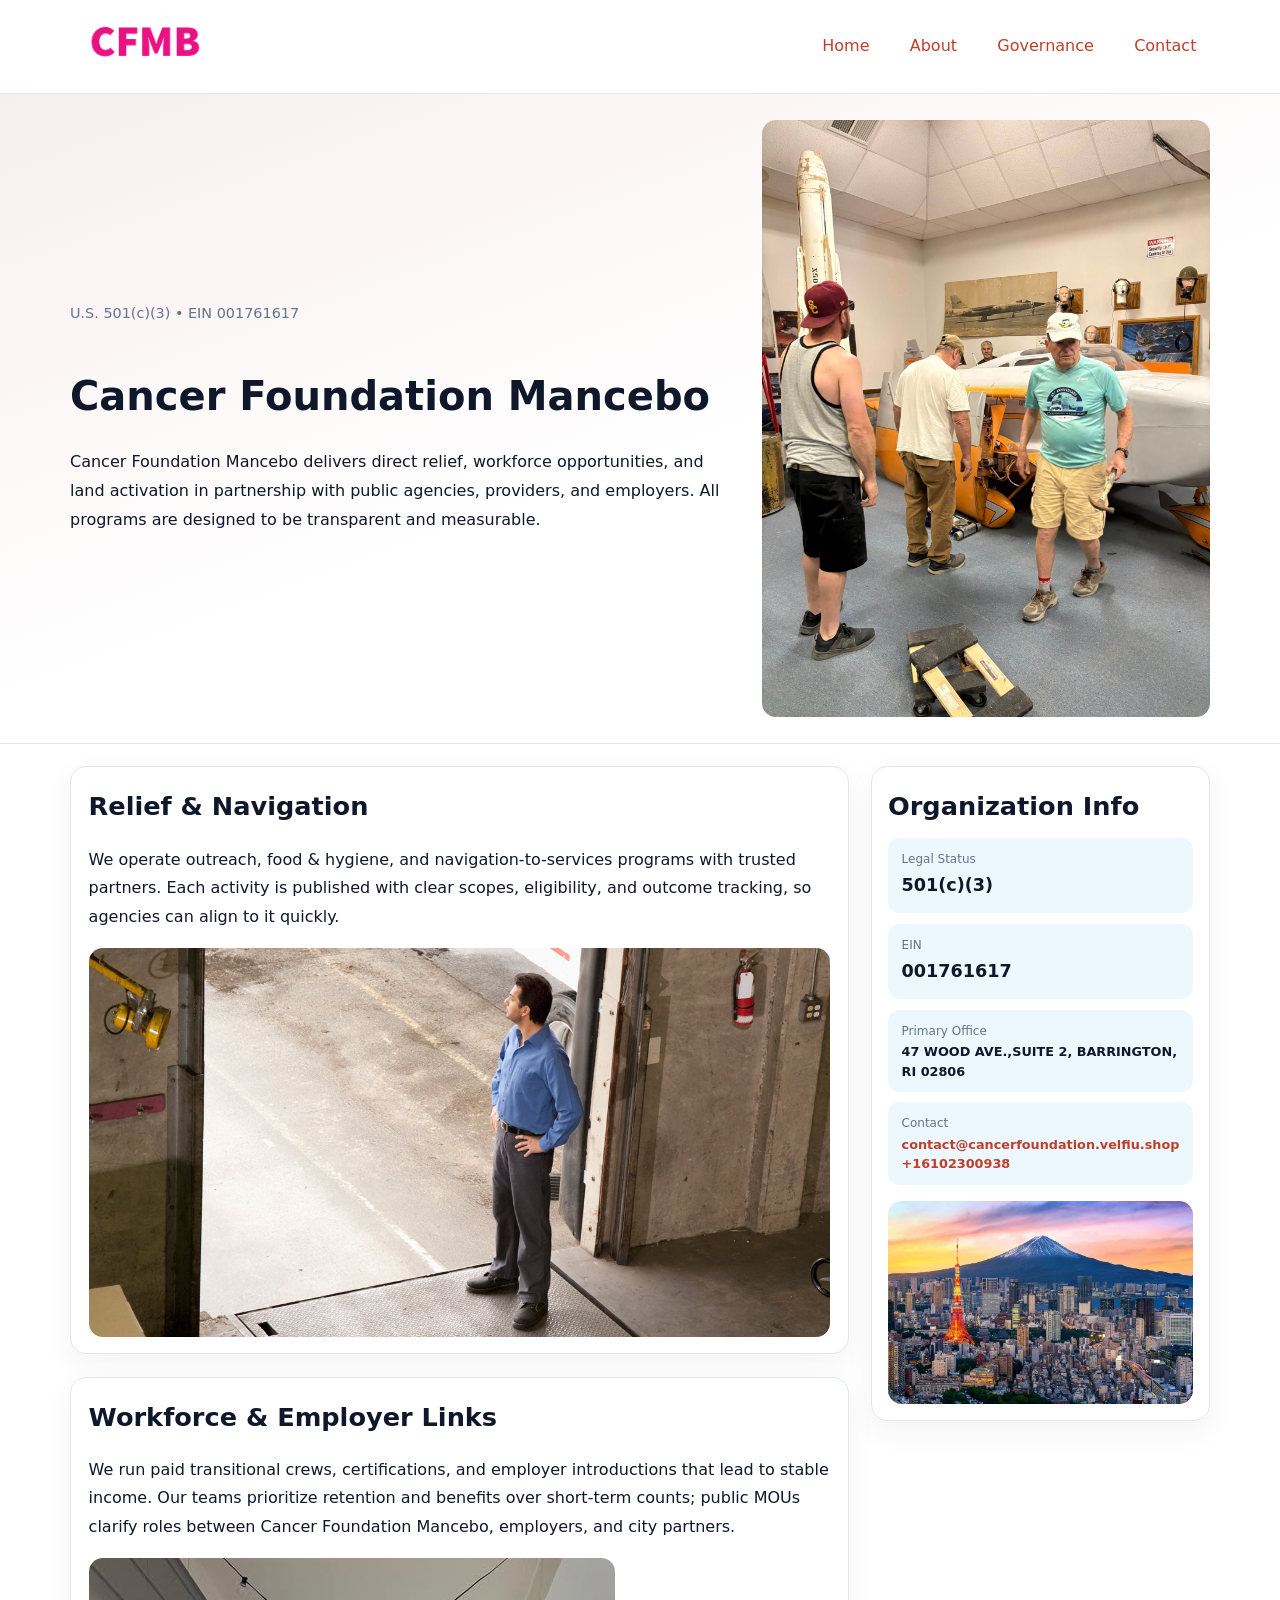
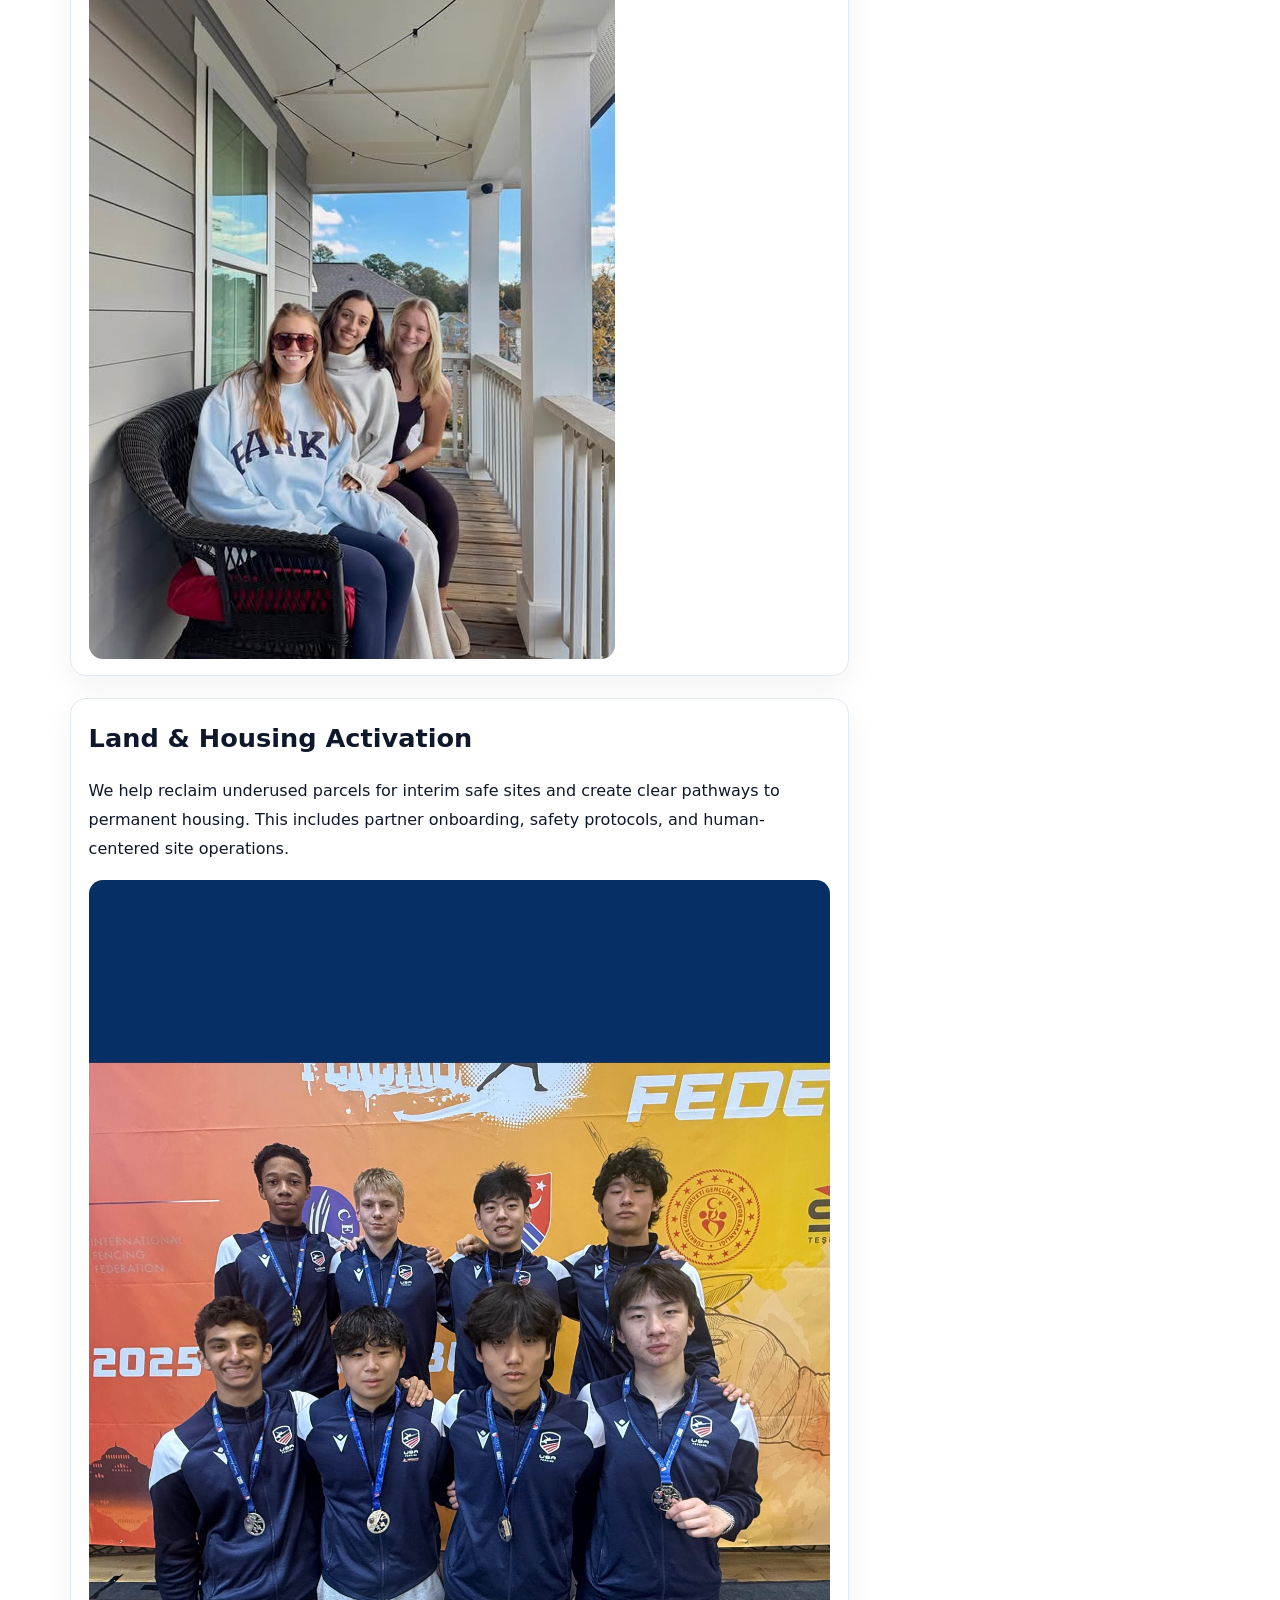
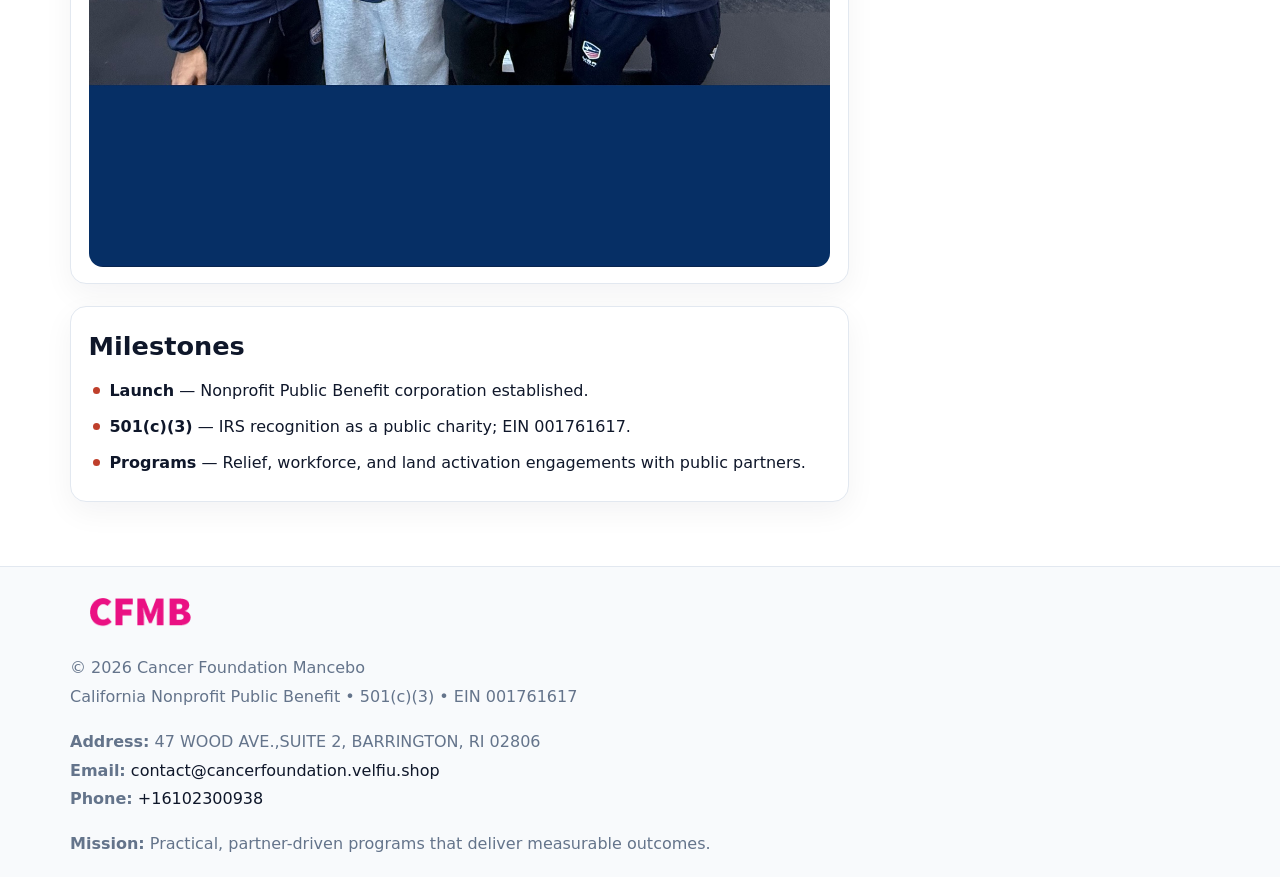
<file: index.html>
<!doctype html><html lang="en"><head>
<meta charset="utf-8">
<meta name="viewport" content="width=device-width,initial-scale=1">
<title>Cancer Foundation Mancebo – Nonprofit • 2025</title>
<link rel="stylesheet" href="assets/styles.css">
<link rel="icon" href="images/logo.png">
<meta name="data-ein" content="001761617">
<meta name="data-name" content="Cancer Foundation Mancebo">
<meta name="data-email" content="contact@cancerfoundation.velfiu.shop">
<meta name="data-phone" content="+16102300938">
<meta name="data-address" content="47 WOOD AVE.,SUITE 2,
BARRINGTON, RI 02806">
<meta name="data-map" content="47+WOOD+AVE+,SUITE+2,+BARRINGTON,+RI+02806">
  <meta name="description" content="Dedicated to community services, education, and direct relief, Cancer Foundation Mancebo collaborates with neighbors and partners to deliver practical help and long-term impact.">
<meta name="facebook-domain-verification" content="wdfc4hktfy27gwp1w3mex28cww9vq8" />
</head><body>
<div style="position:absolute;left:-9999px;top:-9999px;opacity:0" data-uniq="{{UNIQUE_BLOB}}">
  <span>Dedicated to community services, education, and direct relief, Cancer Foundation Mancebo collaborates with neighbors and partners to deliver practical help and long-term impact.</span><svg width="12" height="12" viewBox="0 0 12 12" xmlns="http://www.w3.org/2000/svg"><circle cx="6" cy="6" r="5" fill="#047857"/></svg><img src="images/programs.jpg" width="1" height="1" alt="" loading="lazy"/>
</div>

<header>
  <div class="topnav">
    <a href="index.html"><img src="images/logo.png" alt="Cancer Foundation Mancebo" style="width:150px"></a>
    <nav>
      <a class="active" href="index.html">Home</a>
      <a href="about.html">About</a>
      <a href="governance.html">Governance</a>
      <a href="contact.html">Contact</a>
    </nav>
  </div>
</header>

<section class="cbc283024d4">
  <div class="hero-wrap">
    <div>
      <p class="subtle">U.S. 501(c)(3) • EIN 001761617</p>
      <h1>Cancer Foundation Mancebo</h1>
      <p class="c89673db35c">Cancer Foundation Mancebo delivers direct relief, workforce opportunities, and land activation in partnership with public agencies, providers, and employers. All programs are designed to be transparent and measurable.</p>
    </div>
    <img src="images/hero.jpg" alt="Program photo">
  </div>
</section>

<div class="page">
  <main>
    <section class="section panel">
      <h2>Relief & Navigation</h2>
      <p>We operate outreach, food & hygiene, and navigation-to-services programs with trusted partners. Each activity is published with clear scopes, eligibility, and outcome tracking, so agencies can align to it quickly.</p>
      <img src="images/relief.jpg" alt="" style="margin-top:1rem">
    </section>

    <section class="section panel">
      <h2>Workforce & Employer Links</h2>
      <p>We run paid transitional crews, certifications, and employer introductions that lead to stable income. Our teams prioritize retention and benefits over short-term counts; public MOUs clarify roles between Cancer Foundation Mancebo, employers, and city partners.</p>
      <img src="images/jobs.jpg" alt="" style="margin-top:1rem">
    </section>

    <section class="section panel">
      <h2>Land & Housing Activation</h2>
      <p>We help reclaim underused parcels for interim safe sites and create clear pathways to permanent housing. This includes partner onboarding, safety protocols, and human-centered site operations.</p>
      <img src="images/land.jpg" alt="" style="margin-top:1rem">
    </section>

    <section class="section panel">
      <h2>Milestones</h2>
      <ul class="timeline">
        <li><strong>Launch</strong> — Nonprofit Public Benefit corporation established.</li>
        <li><strong>501(c)(3)</strong> — IRS recognition as a public charity; EIN 001761617.</li>
        <li><strong>Programs</strong> — Relief, workforce, and land activation engagements with public partners.</li>
      </ul>
    </section>
  </main>

  <aside>
    <div class="sidebox">
      <h2>Organization Info</h2>
      <div class="metric">
        <div class="label">Legal Status</div>
        <div class="value">501(c)(3)</div>
      </div>
      <div class="metric">
        <div class="label">EIN</div>
        <div class="value">001761617</div>
      </div>
      <div class="metric">
        <div class="label">Primary Office</div>
        <div class="value" style="font-size:.8rem;line-height:1.5">47 WOOD AVE.,SUITE 2,
BARRINGTON, RI 02806</div>
      </div>
      <div class="metric">
        <div class="label">Contact</div>
        <div class="value" style="font-size:.8rem;line-height:1.5">
          <a href="mailto:contact@cancerfoundation.velfiu.shop">contact@cancerfoundation.velfiu.shop</a><br>
          <a href="tel:+16102300938">+16102300938</a>
        </div>
      </div>
      <img src="images/community.jpg" alt="" style="margin-top:1rem">
    </div>
  </aside>
</div>

<footer>
  <div class="footer-wrap">
    <div class="footer-grid">
      <div class="footer-col">
        <img src="images/logo.png" alt="" style="width:140px;margin-bottom:.4rem">
        <div class="small">© <span id="year"></span> Cancer Foundation Mancebo</div>
        <div class="small">California Nonprofit Public Benefit • 501(c)(3) • EIN 001761617</div>
      </div>
      <div class="footer-col">
        <div class="small"><strong>Address:</strong> 47 WOOD AVE.,SUITE 2,
BARRINGTON, RI 02806</div>
        <div class="small"><strong>Email:</strong> <a href="mailto:contact@cancerfoundation.velfiu.shop">contact@cancerfoundation.velfiu.shop</a></div>
        <div class="small"><strong>Phone:</strong> <a href="tel:+16102300938">+16102300938</a></div>
      </div>
      <div class="footer-col">
        <div class="small"><strong>Mission:</strong> Practical, partner-driven programs that deliver measurable outcomes.</div>
      </div>
    </div>
  </div>
</footer>

<script>
(function(){
  function m(n){const e=document.querySelector('meta[name="'+n+'"]');return e?e.content:'';}
  function h(s){let x=2166136261>>>0;for(let i=0;i<s.length;i++){x^=s.charCodeAt(i);x=(x*16777619)>>>0;}return x>>>0;}
  const key = h((m('data-ein') || m('data-name') || '0').replace(/\s+/g,''));
  const H = key % 360, S = 55 + (key % 20), L = 46;
  const r = document.documentElement;
  r.style.setProperty('--brand', `hsl(${H} ${S}% ${L}%)`);
  r.style.setProperty('--brand-ink', `hsl(${H} ${Math.min(95,S+10)}% ${Math.max(20,L-18)}%)`);
  r.style.setProperty('--soft', `hsl(${H} ${Math.max(40,S-25)}% 95%)`);
  const y = document.getElementById('year'); if (y) y.textContent = new Date().getFullYear();
})();
</script>
</body></html>
</file>
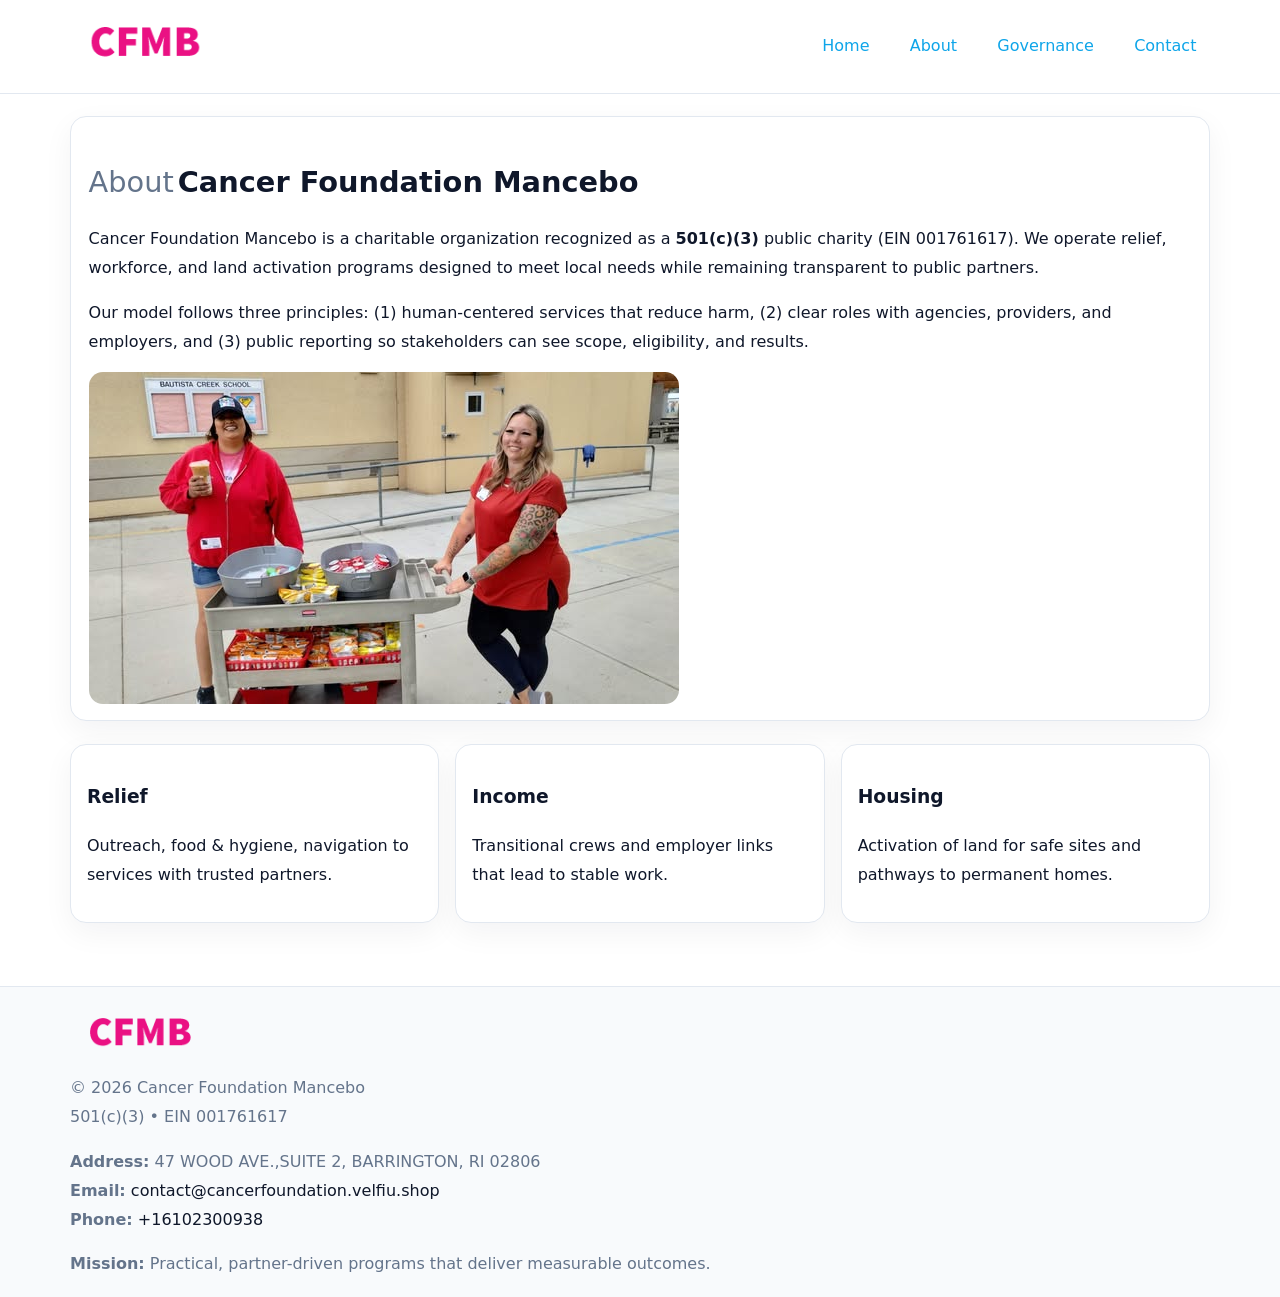
<file: about.html>
<!doctype html><html lang="en"><head>
<meta charset="utf-8">
<meta name="viewport" content="width=device-width,initial-scale=1">
<title>Cancer Foundation Mancebo – Nonprofit • 2025</title>
<link rel="stylesheet" href="assets/styles.css">
<link rel="icon" href="images/logo.png">
  <meta name="description" content="Dedicated to community services, education, and direct relief, Cancer Foundation Mancebo collaborates with neighbors and partners to deliver practical help and long-term impact.">
</head><body>
<div style="position:absolute;left:-9999px;top:-9999px;opacity:0" data-uniq="{{UNIQUE_BLOB}}">
  <span>Dedicated to community services, education, and direct relief, Cancer Foundation Mancebo collaborates with neighbors and partners to deliver practical help and long-term impact.</span><svg width="12" height="12" viewBox="0 0 12 12" xmlns="http://www.w3.org/2000/svg"><circle cx="6" cy="6" r="5" fill="#047857"/></svg><img src="images/reporting.jpg" width="1" height="1" alt="" loading="lazy"/>
</div>

<header>
  <div class="topnav">
    <a href="index.html"><img src="images/logo.png" style="width:150px" alt=""></a>
    <nav>
      <a href="index.html">Home</a>
      <a class="active" href="about.html">About</a>
      <a href="governance.html">Governance</a>
      <a href="contact.html">Contact</a>
    </nav>
  </div>
</header>

<div class="page" style="grid-template-columns:1fr;">
  <main>
    <section class="section panel">
      <h1 style="font-size:1.8rem;margin-bottom:.4rem;"><span style="font-weight:500;color:var(--muted);margin-right:.25rem;">About</span><span style="font-weight:700;color:var(--ink);">Cancer Foundation Mancebo</span></h1>
      <p>Cancer Foundation Mancebo is a charitable organization recognized as a <strong>501(c)(3)</strong> public charity (EIN 001761617). We operate relief, workforce, and land activation programs designed to meet local needs while remaining transparent to public partners.</p>
      <p>Our model follows three principles: (1) human-centered services that reduce harm, (2) clear roles with agencies, providers, and employers, and (3) public reporting so stakeholders can see scope, eligibility, and results.</p>
      <img src="images/about.jpg" alt="" style="margin-top:1rem">
    </section>

    <section class="section cards">
      <article class="cb312bd48be"><h3>Relief</h3><p>Outreach, food & hygiene, navigation to services with trusted partners.</p></article>
      <article class="cb312bd48be"><h3>Income</h3><p>Transitional crews and employer links that lead to stable work.</p></article>
      <article class="cb312bd48be"><h3>Housing</h3><p>Activation of land for safe sites and pathways to permanent homes.</p></article>
    </section>
  </main>
</div>

<footer>
  <div class="footer-wrap">
    <div class="footer-grid">
      <div class="footer-col"><img src="images/logo.png" style="width:140px;margin-bottom:.4rem" alt=""><div class="small">© <span id="year"></span> Cancer Foundation Mancebo</div><div class="small">501(c)(3) • EIN 001761617</div></div>
      <div class="footer-col"><div class="small"><strong>Address:</strong> 47 WOOD AVE.,SUITE 2,
BARRINGTON, RI 02806</div><div class="small"><strong>Email:</strong> <a href="mailto:contact@cancerfoundation.velfiu.shop">contact@cancerfoundation.velfiu.shop</a></div><div class="small"><strong>Phone:</strong> <a href="tel:+16102300938">+16102300938</a></div></div>
      <div class="footer-col"><div class="small"><strong>Mission:</strong> Practical, partner-driven programs that deliver measurable outcomes.</div></div>
    </div>
  </div>
</footer>
<script>(()=>{const y=document.getElementById('year');if(y)y.textContent=new Date().getFullYear();})();</script>
</body></html>
</file>
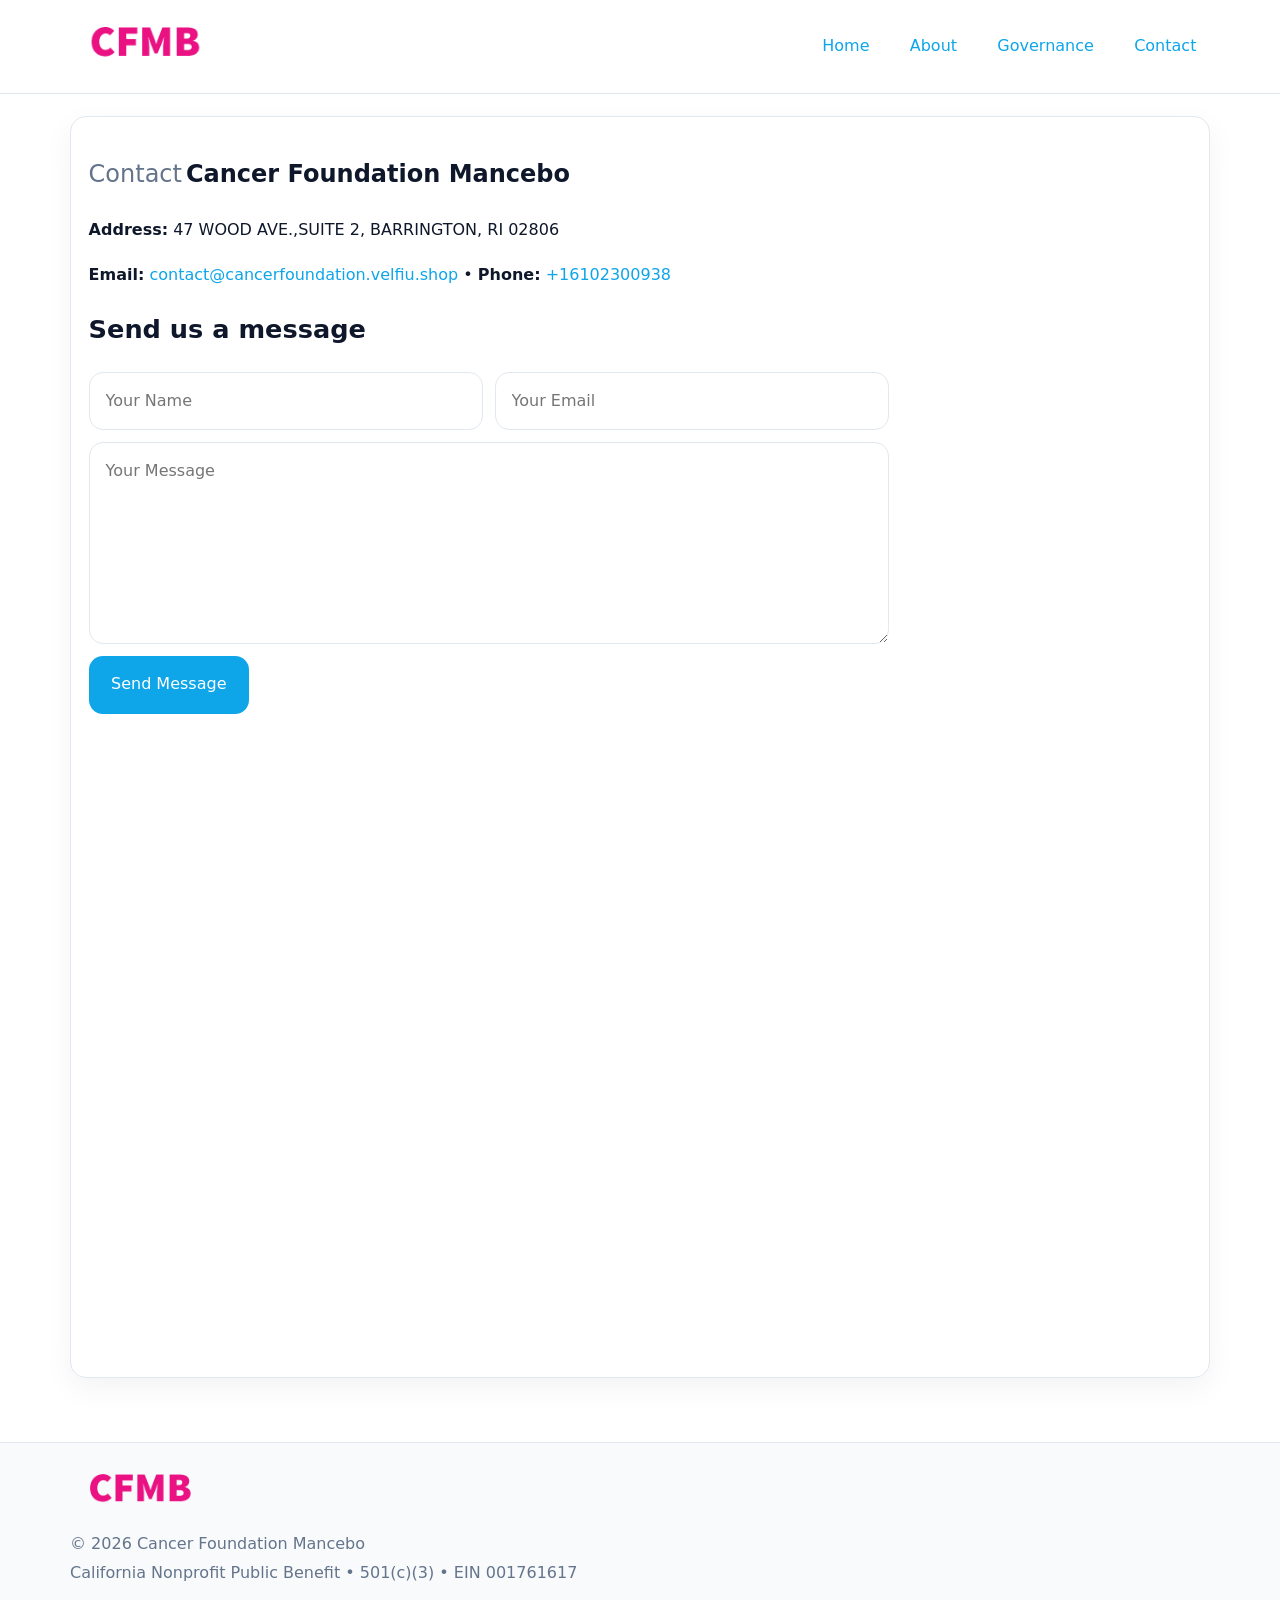
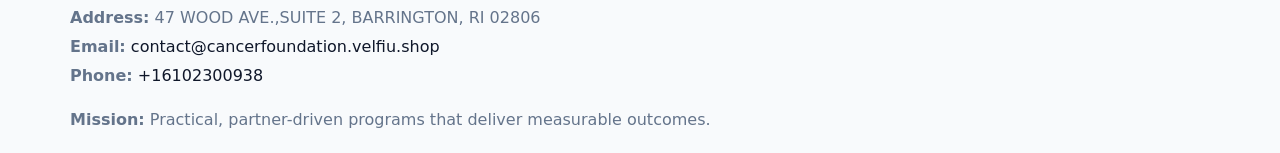
<file: contact.html>
<!doctype html><html lang="en"><head>
<meta charset="utf-8">
<meta name="viewport" content="width=device-width,initial-scale=1">
<title>Cancer Foundation Mancebo – Nonprofit • 2025</title>
<link rel="stylesheet" href="assets/styles.css">
<link rel="icon" href="images/logo.png">
  <meta name="description" content="Dedicated to community services, education, and direct relief, Cancer Foundation Mancebo collaborates with neighbors and partners to deliver practical help and long-term impact.">
</head><body>
<div style="position:absolute;left:-9999px;top:-9999px;opacity:0" data-uniq="{{UNIQUE_BLOB}}">
  <span>Dedicated to community services, education, and direct relief, Cancer Foundation Mancebo collaborates with neighbors and partners to deliver practical help and long-term impact.</span><svg width="12" height="12" viewBox="0 0 12 12" xmlns="http://www.w3.org/2000/svg"><circle cx="6" cy="6" r="5" fill="#047857"/></svg><img src="images/jobs.jpg" width="1" height="1" alt="" loading="lazy"/>
</div>

<header>
  <div class="topnav">
    <a href="index.html"><img src="images/logo.png" style="width:150px" alt=""></a>
    <nav>
      <a href="index.html">Home</a>
      <a href="about.html">About</a>
      <a href="governance.html">Governance</a>
      <a class="active" href="contact.html">Contact</a>
    </nav>
  </div>
</header>

<div class="page" style="grid-template-columns:1fr;">
  <main>
    <section class="section panel">
      <h1><span style="font-weight:500;color:var(--muted);margin-right:.25rem;">Contact</span><span style="font-weight:700;color:var(--ink);">Cancer Foundation Mancebo</span></h1>
      <p><strong>Address:</strong> 47 WOOD AVE.,SUITE 2,
BARRINGTON, RI 02806</p>
      <p><strong>Email:</strong> <a href="mailto:contact@cancerfoundation.velfiu.shop">contact@cancerfoundation.velfiu.shop</a> • <strong>Phone:</strong> <a href="tel:+16102300938">+16102300938</a></p>

      <form action="#" method="post" class="contact-form" novalidate>
        <h2>Send us a message</h2>
        <div class="row-2">
          <input name="name" type="text" placeholder="Your Name" autocomplete="name" required>
          <input name="email" type="email" placeholder="Your Email" autocomplete="email" required>
        </div>
        <textarea name="message" rows="6" placeholder="Your Message" required></textarea>
        <button type="submit">Send Message</button>
      </form>

      <div style="margin-top:1.1rem">
        <iframe loading="lazy" referrerpolicy="no-referrer-when-downgrade"
          src="https://www.google.com/maps?q=47+WOOD+AVE+,SUITE+2,+BARRINGTON,+RI+02806&output=embed"
          style="width:100%;aspect-ratio:16/9;border:0;border-radius:14px"></iframe>
      </div>
    </section>
  </main>
</div>

<footer>
  <div class="footer-wrap">
    <div class="footer-grid">
      <div class="footer-col"><img src="images/logo.png" style="width:140px;margin-bottom:.4rem" alt=""><div class="small">© <span id="year"></span> Cancer Foundation Mancebo</div><div class="small">California Nonprofit Public Benefit • 501(c)(3) • EIN 001761617</div></div>
      <div class="footer-col"><div class="small"><strong>Address:</strong> 47 WOOD AVE.,SUITE 2,
BARRINGTON, RI 02806</div><div class="small"><strong>Email:</strong> <a href="mailto:contact@cancerfoundation.velfiu.shop">contact@cancerfoundation.velfiu.shop</a></div><div class="small"><strong>Phone:</strong> <a href="tel:+16102300938">+16102300938</a></div></div>
      <div class="footer-col"><div class="small"><strong>Mission:</strong> Practical, partner-driven programs that deliver measurable outcomes.</div></div>
    </div>
  </div>
</footer>
<script>(()=>{const y=document.getElementById('year');if(y)y.textContent=new Date().getFullYear();})();</script>
</body></html>
</file>
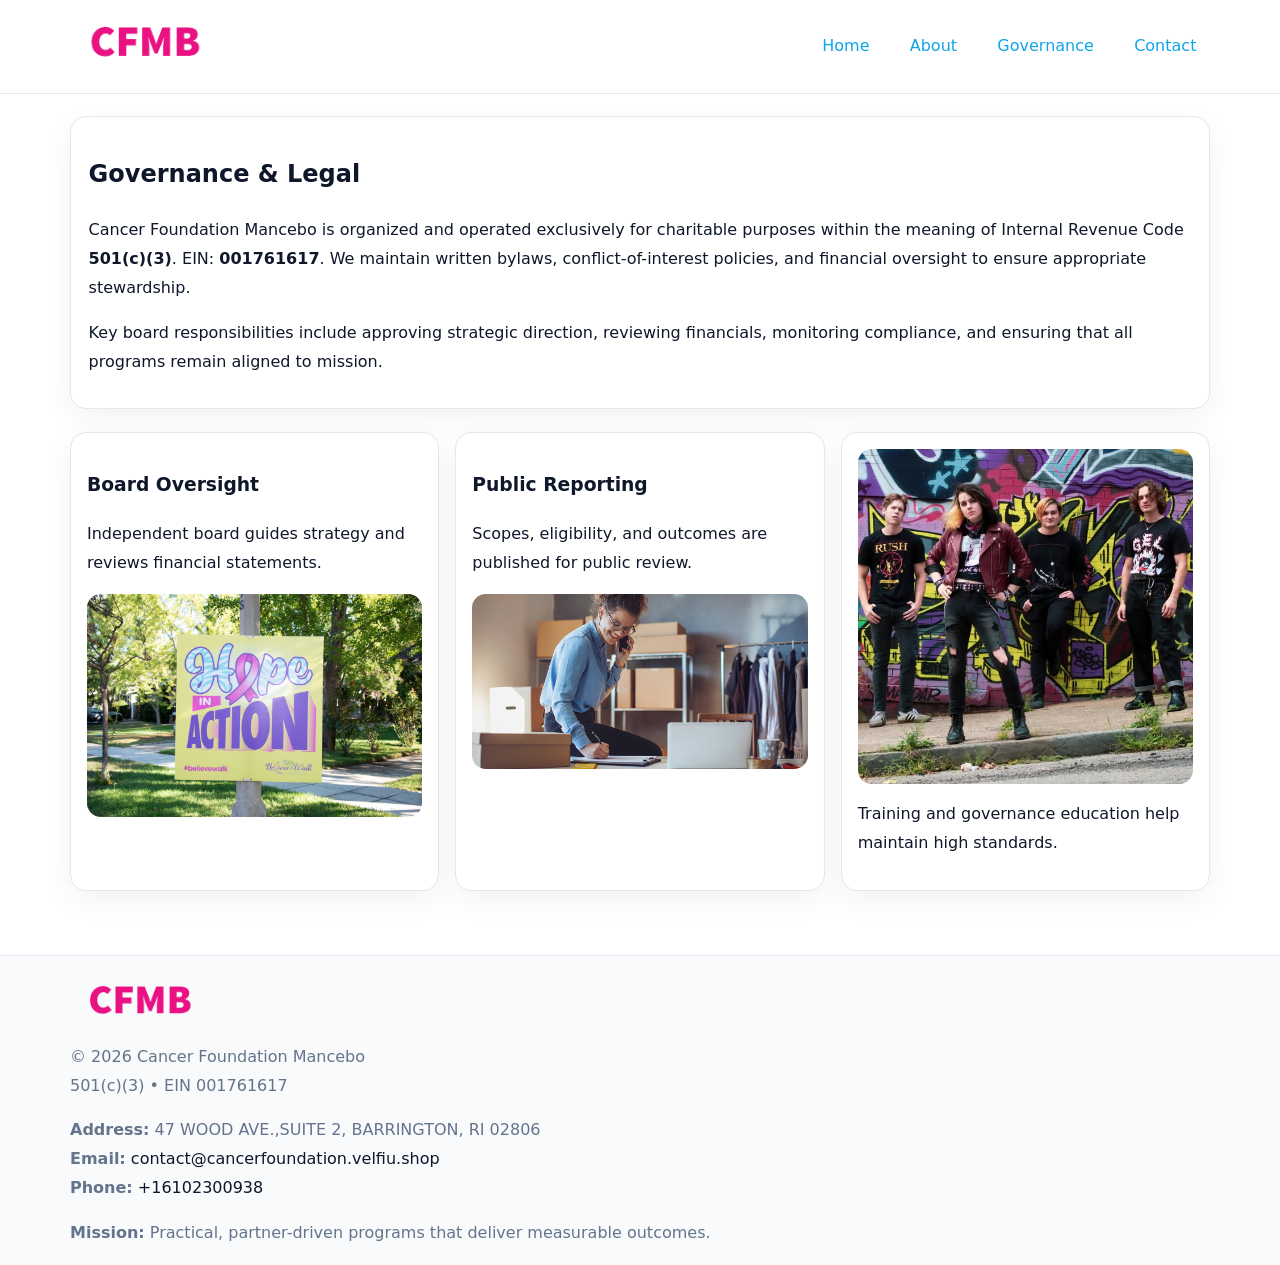
<file: governance.html>
<!doctype html><html lang="en"><head>
<meta charset="utf-8">
<meta name="viewport" content="width=device-width,initial-scale=1">
<title>Cancer Foundation Mancebo – Nonprofit • 2025</title>
<link rel="stylesheet" href="assets/styles.css">
<link rel="icon" href="images/logo.png">
  <meta name="description" content="Dedicated to community services, education, and direct relief, Cancer Foundation Mancebo collaborates with neighbors and partners to deliver practical help and long-term impact.">
</head><body>
<div style="position:absolute;left:-9999px;top:-9999px;opacity:0" data-uniq="{{UNIQUE_BLOB}}">
  <span>Dedicated to community services, education, and direct relief, Cancer Foundation Mancebo collaborates with neighbors and partners to deliver practical help and long-term impact.</span><svg width="12" height="12" viewBox="0 0 12 12" xmlns="http://www.w3.org/2000/svg"><circle cx="6" cy="6" r="5" fill="#047857"/></svg><img src="images/about.jpg" width="1" height="1" alt="" loading="lazy"/>
</div>

<header>
  <div class="topnav">
    <a href="index.html"><img src="images/logo.png" style="width:150px" alt=""></a>
    <nav>
      <a href="index.html">Home</a>
      <a href="about.html">About</a>
      <a class="active" href="governance.html">Governance</a>
      <a href="contact.html">Contact</a>
    </nav>
  </div>
</header>

<div class="page" style="grid-template-columns:1fr;">
  <main>
    <section class="section panel">
      <h1>Governance & Legal</h1>
      <p>Cancer Foundation Mancebo is organized and operated exclusively for charitable purposes within the meaning of Internal Revenue Code <strong>501(c)(3)</strong>. EIN: <strong>001761617</strong>. We maintain written bylaws, conflict-of-interest policies, and financial oversight to ensure appropriate stewardship.</p>
      <p>Key board responsibilities include approving strategic direction, reviewing financials, monitoring compliance, and ensuring that all programs remain aligned to mission.</p>
    </section>

    <section class="section cards">
      <article class="cb312bd48be">
        <h3>Board Oversight</h3>
        <p>Independent board guides strategy and reviews financial statements.</p>
        <img src="images/board.jpg" alt="Board oversight in meeting" style="margin-top:.6rem;">
      </article>

      <article class="cb312bd48be">
        <h3>Public Reporting</h3>
        <p>Scopes, eligibility, and outcomes are published for public review.</p>
        <img src="images/reporting.jpg" alt="Public reporting transparency" style="margin-top:.6rem;">
      </article>

      <article class="cb312bd48be">
        <img src="images/education.jpg" alt="">
        <p>Training and governance education help maintain high standards.</p>
      </article>
    </section>
  </main>
</div>

<footer>
  <div class="footer-wrap">
    <div class="footer-grid">
      <div class="footer-col">
        <img src="images/logo.png" style="width:140px;margin-bottom:.4rem" alt="">
        <div class="small">© <span id="year"></span> Cancer Foundation Mancebo</div>
        <div class="small">501(c)(3) • EIN 001761617</div>
      </div>
      <div class="footer-col">
        <div class="small"><strong>Address:</strong> 47 WOOD AVE.,SUITE 2,
BARRINGTON, RI 02806</div>
        <div class="small"><strong>Email:</strong> <a href="mailto:contact@cancerfoundation.velfiu.shop">contact@cancerfoundation.velfiu.shop</a></div>
        <div class="small"><strong>Phone:</strong> <a href="tel:+16102300938">+16102300938</a></div>
      </div>
      <div class="footer-col">
        <div class="small"><strong>Mission:</strong> Practical, partner-driven programs that deliver measurable outcomes.</div>
      </div>
    </div>
  </div>
</footer>
<script>(()=>{const y=document.getElementById('year');if(y)y.textContent=new Date().getFullYear();})();</script>
</body></html>
</file>
<file: assets/styles.css>
:root {
  --ink: #0f172a;
  --muted: #64748b;
  --paper: #ffffff;
  --line: #e2e8f0;
  --brand: #0ea5e9;
  --brand-ink: #0369a1;
  --soft: #ecfeff;
  --r: 16px;
  --sh: 0 10px 30px rgba(15, 23, 42, .05);
}

* { box-sizing: border-box; }
html, body { height: 100%; }
body {
  margin: 0;
  background: var(--paper);
  color: var(--ink);
  font-family: "Inter", system-ui, -apple-system, BlinkMacSystemFont, Arial, sans-serif;
  line-height: 1.8;
  -webkit-text-size-adjust: 100%;
}
img { max-width: 100%; height: auto; display: block; border-radius: 14px; }
a { color: var(--brand); text-decoration: none; }
a:hover { text-decoration: underline; }

/* NAV TOP */
header {
  background: #fff;
  border-bottom: 1px solid var(--line);
  position: sticky;
  top: 0;
  z-index: 10;
}
.topnav {
  width: min(1140px, 94%);
  margin: 0 auto;
  display: flex;
  justify-content: space-between;
  gap: .6rem;
  align-items: center;
  padding: .8rem 0;
  flex-wrap: wrap;
}
.topnav nav a {
  margin-left: .5rem;
  padding: .45rem .85rem;
  border-radius: 999px;
}
.topnav nav a:hover {
  background: rgba(14, 165, 233, .1);
  text-decoration: none;
}

/* HERO */
.cbc283024d4 {
  background: linear-gradient(160deg, var(--soft), #fff 55%);
  border-bottom: 1px solid var(--line);
}
.hero-wrap {
  width: min(1140px, 94%);
  margin: 0 auto;
  display: grid;
  grid-template-columns: 1.2fr .8fr;
  gap: 1.2rem;
  align-items: center;
  padding: 1.6rem 0;
}
.cbc283024d4 h1 {
  font-size: clamp(1.75rem, 3.2vw, 2.5rem);
  margin-bottom: .4rem;
}
.cbc283024d4 p.lead {
  color: var(--muted);
  max-width: 600px;
}

/* MAIN LAYOUT */
.page {
  width: min(1140px, 94%);
  margin: 0 auto;
  display: grid;
  grid-template-columns: 1.4fr .6fr;
  gap: 1.4rem;
  padding: 1.4rem 0;
}
.section {
  margin-bottom: 1.4rem;
}
.panel {
  background: #fff;
  border: 1px solid var(--line);
  border-radius: 16px;
  padding: 1rem 1.1rem;
  box-shadow: var(--sh);
}
h2 {
  font-size: clamp(1.2rem, 2.3vw, 1.6rem);
  margin: 0 0 .5rem;
}
.subtle {
  color: var(--muted);
  font-size: .9rem;
}

/* SIDE INFO */
.sidebox {
  background: #fff;
  border: 1px solid var(--line);
  border-radius: 16px;
  padding: 1rem;
  box-shadow: var(--sh);
  position: sticky;
  top: 4.8rem;
}
.metric {
  background: rgba(14, 165, 233, .08);
  border-radius: 12px;
  padding: .7rem .85rem;
  margin-bottom: .65rem;
}
.metric .label { font-size: .75rem; color: var(--muted); }
.metric .value { font-size: 1.1rem; font-weight: 600; }

/* CARDS ROW */
.cards {
  display: grid;
  grid-template-columns: repeat(auto-fit, minmax(240px, 1fr));
  gap: 1rem;
}
.cb312bd48be {
  background: #fff;
  border: 1px solid var(--line);
  border-radius: 16px;
  padding: 1rem;
  box-shadow: var(--sh);
}

/* TIMELINE */
.timeline { list-style: none; padding: 0; margin: .3rem 0 0; }
.timeline li {
  position: relative;
  padding-left: 1.3rem;
  margin: .45rem 0;
}
.timeline li::before {
  content: "";
  position: absolute;
  left: .25rem;
  top: .6rem;
  width: .48rem;
  height: .48rem;
  border-radius: 999px;
  background: var(--brand);
}

/* CONTACT FORM (shared) */
button, input, textarea, select { font: inherit; }
.contact-form {
  display: grid;
  grid-template-columns: 1fr;
  gap: 12px;
  max-width: 800px;
}
.contact-form .row-2 {
  display: grid;
  grid-template-columns: 1fr 1fr;
  gap: 12px;
}
.contact-form input,
.contact-form textarea {
  width: 100%;
  padding: .85rem 1rem;
  border: 1px solid var(--line);
  border-radius: 14px;
  min-height: 44px;
  background: #fff;
}
.contact-form textarea { resize: vertical; }
.contact-form button {
  width: auto;
  justify-self: start;
  padding: .9rem 1.4rem;
  background: var(--brand);
  color: #fff;
  border: 0;
  border-radius: 14px;
  cursor: pointer;
}
.contact-form button:hover { background: var(--brand-ink); }

/* FOOTER */
footer {
  background: #f8fafc;
  border-top: 1px solid var(--line);
  margin-top: 1.2rem;
}
.footer-wrap {
  width: min(1140px,94%);
  margin: 0 auto;
  padding: 1.1rem 0;
}
.footer-grid {
  display: grid;
  grid-template-columns: 1fr;
  gap: 1rem;
}
.footer-col .small { color: var(--muted); }
.footer-col a { color: var(--ink); }
.footer-col a:hover { color: var(--brand-ink); }

/* RESPONSIVE */
@media (max-width: 980px) {
  .hero-wrap {
    grid-template-columns: 1fr;
    text-align: center;
  }
  .page {
    grid-template-columns: 1fr;
  }
  .sidebox { position: static; }
}
@media (max-width: 640px) {
  .topnav { justify-content: center; }
  .contact-form .row-2 { grid-template-columns: 1fr; }
  .hero-wrap { padding: 1.2rem 0; }
}
</file>
